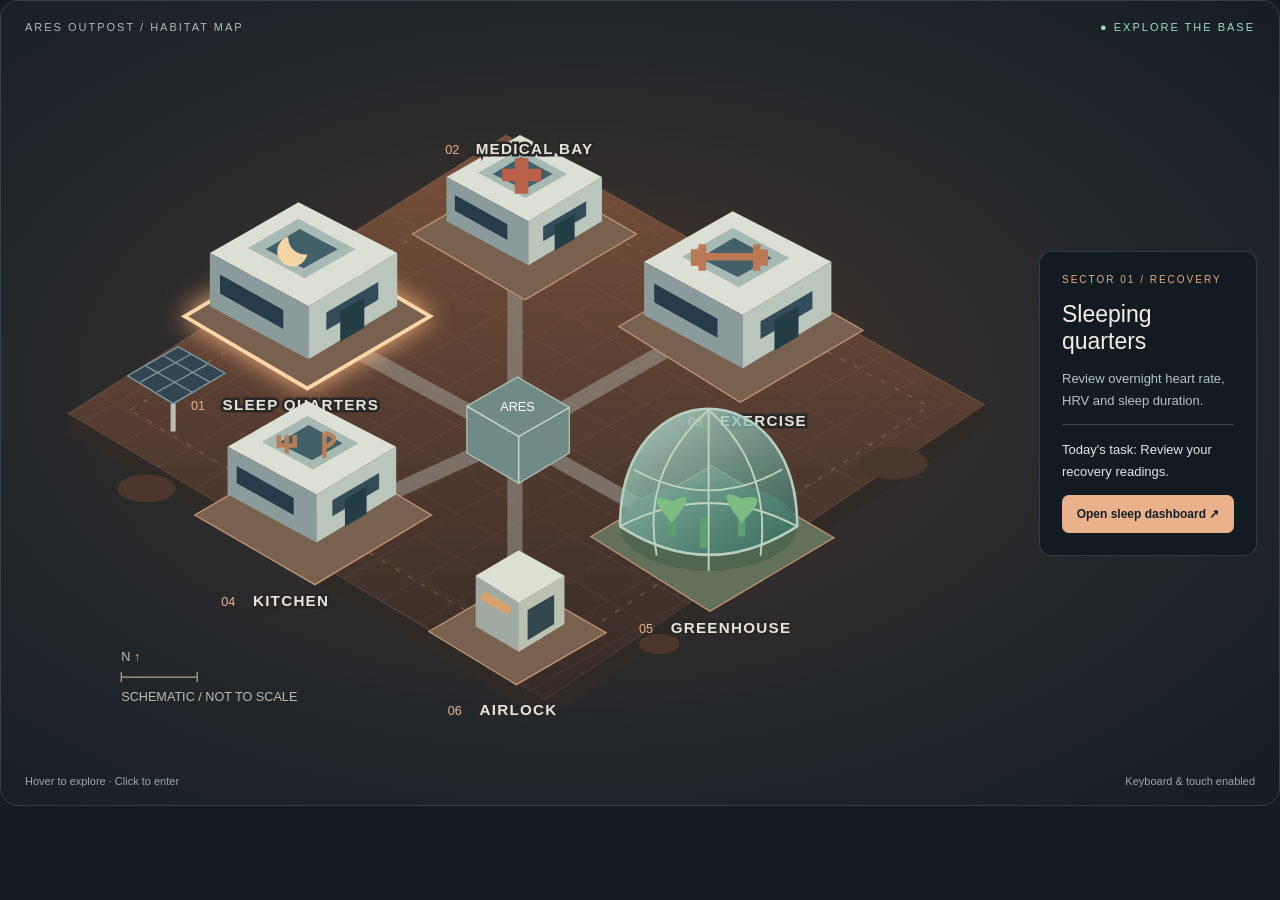
<file: astrocyte/frontend/index.html>
<!doctype html>
<html lang="en"><head><meta charset="utf-8"><meta name="viewport" content="width=device-width,initial-scale=1">
<style>
*{box-sizing:border-box}body{margin:0;font-family:Arial,sans-serif;color:#f4efe7;background:#141b22}.shell{border:1px solid #354047;border-radius:18px;overflow:hidden;background:radial-gradient(ellipse at 45% 48%,#49362d 0%,#22272b 60%,#151d25 100%)}.top{display:flex;justify-content:space-between;padding:20px 24px;font-size:11px;letter-spacing:2px;color:#aeb9b9}.live{color:#9edbc2}.layout{display:grid;grid-template-columns:1fr 240px;align-items:center}.scene{min-width:0}svg{width:100%;height:auto;display:block}.zone{cursor:pointer;outline:none}.zone .floor{stroke:#c69772;stroke-width:1;transition:all .2s}.zone:hover .floor,.zone:focus .floor,.zone.selected .floor{stroke:#ffd6a8;stroke-width:3;filter:drop-shadow(0 0 10px #f6b17c)}.zone:hover .structure,.zone:focus .structure{filter:brightness(1.18)}.label{font-size:12px;fill:#e7e3d9;font-weight:600;letter-spacing:1px;paint-order:stroke;stroke:#292727;stroke-width:4}.num{font-size:10px;fill:#eab38e}.corridor{fill:none;stroke:#a5a69d;stroke-width:12;stroke-linejoin:round;opacity:.5}.road{fill:none;stroke:#b59479;stroke-dasharray:4 8;stroke-width:1;opacity:.4}.panel{padding:22px;margin:0 22px 20px 0;border:1px solid #64706d66;background:#111b21e8;border-radius:12px;min-height:255px}.tag{font-size:10px;letter-spacing:2px;color:#e9ab7f}.panel h2{font-size:23px;font-weight:500;margin:16px 0 10px}.panel p{font-size:13px;line-height:1.65;color:#b6c3c5}.panel .task{border-top:1px solid #384549;padding-top:14px;color:#e3e7e2}button{font:inherit;cursor:pointer;color:#142029;background:#eab28b;border:0;border-radius:7px;padding:12px 14px;width:100%;font-size:12px;font-weight:700}button:focus-visible{outline:3px solid white;outline-offset:3px}.foot{padding:0 24px 18px;color:#9ba9ac;font-size:11px;display:flex;justify-content:space-between}.badge{fill:#e3ae87}.small{font-size:10px;fill:#c3b9ab}@media(max-width:650px){.layout{grid-template-columns:1fr}.panel{margin:0 16px 18px;min-height:0}.panel h2{margin:8px 0}.top{font-size:9px;padding:16px}.foot{font-size:10px}.panel p{margin:8px 0}}
</style></head><body>
<div class="shell"><div class="top"><span>ARES OUTPOST / HABITAT MAP</span><span class="live">● EXPLORE THE BASE</span></div><div class="layout"><div class="scene">
<svg viewBox="0 0 820 570" role="img" aria-label="Interactive isometric Mars base. Tab to an area and press Enter to open its health dashboard.">
<defs>
<pattern id="grid" width="60" height="34.64" patternUnits="userSpaceOnUse"><path d="M0 17.32L30 0 60 17.32 30 34.64Z" fill="none" stroke="#d39972" stroke-opacity=".07"/></pattern>
<linearGradient id="land" x2="0" y2="1"><stop stop-color="#77503a"/><stop offset="1" stop-color="#352a27"/></linearGradient>
<linearGradient id="dome" x2=".8" y2="1"><stop stop-color="#c9eee0" stop-opacity=".8"/><stop offset="1" stop-color="#367b72" stop-opacity=".6"/></linearGradient>
<g id="hab"><path d="M-70 0L0-40 78 0 8 42Z" fill="#dce0d4"/><path d="M-70 0V42L8 84V42Z" fill="#8b9a9a"/><path d="M8 42L78 0V42L8 84Z" fill="#bac5bc"/><path d="M-62 17L-12 45V60L-62 32Z" fill="#263c4b"/><path d="M22 47L63 23V37L22 61Z" fill="#324d59"/><path d="M-40-4L0-27 45-3 5 20Z" fill="#a7b9b3"/><path d="M-26-3L1-19 31-3 4 12Z" fill="#42606a"/><path d="M33 70V46L52 35V59Z" fill="#243c43"/></g>
</defs>
<path d="M53 285L399 65 777 278 430 511Z" fill="url(#land)" stroke="#92715b" stroke-opacity=".4"/><path d="M53 285V300L430 527 777 294V278L430 511Z" fill="#302a26"/>
<path d="M53 285L399 65 777 278 430 511Z" fill="url(#grid)"/>
<ellipse cx="115" cy="344" rx="23" ry="11" fill="#4c362c"/><ellipse cx="705" cy="324" rx="27" ry="13" fill="#49372d"/><ellipse cx="520" cy="467" rx="16" ry="8" fill="#4c362c"/>
<path class="road" d="M102 282L400 100 733 279 430 478Z"/>
<path class="corridor" d="M251 219L406 303 555 218M406 303L254 372M406 303L551 384M406 303L406 427M406 303V183"/>
<path d="M368 279L408 256 449 280V316L409 340 368 316Z" fill="#708b87" stroke="#b0c1b4"/><path d="M368 279L409 303 449 280M409 303V340" fill="none" stroke="#d3ded0"/><text x="408" y="283" text-anchor="middle" font-size="10" fill="#fff">ARES</text>
<g class="zone" data-zone="sleep" tabindex="0" role="button" aria-label="Sleeping quarters: review heart rate and sleep">
<path class="floor" d="M145 208L242 151 339 208 242 265Z" fill="#78614f"/><g class="structure" transform="translate(235 158)"><use href="#hab"/><path d="M-8-13a12 12 0 1 0 15 14A13 13 0 0 1-8-13" fill="#f4d6a5"/></g><text class="num" x="150" y="282">01</text><text class="label" x="175" y="282">SLEEP QUARTERS</text></g>
<g class="zone" data-zone="medical" tabindex="0" role="button" aria-label="Medical bay: daily health check">
<path class="floor" d="M325 143L414 92 502 143 414 195Z" fill="#78614f"/><g class="structure" transform="translate(410 98) scale(.83)"><use href="#hab"/><path d="M-5-18H8V-8H20V4H8V16H-5V4H-17V-8H-5Z" fill="#b96249"/></g><text class="num" x="351" y="80">02</text><text class="label" x="375" y="80">MEDICAL BAY</text></g>
<g class="zone" data-zone="exercise" tabindex="0" role="button" aria-label="Exercise area: review activity">
<path class="floor" d="M488 216L581 162 681 219 584 276Z" fill="#78614f"/><g class="structure" transform="translate(578 165)"><use href="#hab"/><path d="M-24-4L19-4M-24-14V7M-30-10V3M19-14V7M25-10V3" stroke="#bb7854" stroke-width="6"/></g><text class="num" x="543" y="295">03</text><text class="label" x="568" y="295">EXERCISE</text></g>
<g class="zone" data-zone="nutrition" tabindex="0" role="button" aria-label="Kitchen: nutrition and hydration">
<path class="floor" d="M153 365L248 310 340 365 248 420Z" fill="#78614f"/><g class="structure" transform="translate(242 311) scale(.9)"><use href="#hab"/><path d="M-18-10V6M-25-10V-1H-11V-10M15-12V10M15-12Q32-8 15 1" fill="none" stroke="#b77f57" stroke-width="4"/></g><text class="num" x="174" y="437">04</text><text class="label" x="199" y="437">KITCHEN</text></g>
<g class="zone" data-zone="wellbeing" tabindex="0" role="button" aria-label="Greenhouse: wellbeing check-in">
<path class="floor" d="M466 382L561 326 658 383 560 441Z" fill="#63715a"/><g class="structure"><ellipse cx="559" cy="374" rx="70" ry="35" fill="#506650"/><path d="M489 374C489 250 629 250 629 374Q559 419 489 374" fill="url(#dome)" stroke="#b7cfc0" stroke-width="2"/><path d="M559 282V409M489 374Q559 337 629 374M500 329Q559 362 617 329M559 282Q505 330 518 397M559 282Q609 326 600 397" fill="none" stroke="#bfd3bb" stroke-width="1.5"/><path d="M530 382V358M555 391V366M585 382V357" stroke="#5e9e72" stroke-width="6"/><path d="M530 371Q505 344 530 354Q553 343 530 371M585 371Q561 340 585 352Q610 346 585 371" fill="#7ebd82"/></g><text class="num" x="504" y="458">05</text><text class="label" x="529" y="458">GREENHOUSE</text></g>
<g class="zone" data-zone="eva" tabindex="0" role="button" aria-label="Airlock: EVA checklist and exposure">
<path class="floor" d="M338 457L407 417 478 458 407 499Z" fill="#78614f"/><g class="structure"><path d="M375 413L409 393 445 413V451L409 473 375 453Z" fill="#a0aaa2"/><path d="M375 413L409 434 445 413 409 393Z" fill="#dce0d3"/><path d="M409 434V473L445 451V413Z" fill="#bac1b0"/><path d="M416 440L437 428V451L416 464Z" fill="#31464d"/><path d="M380 428L402 441" stroke="#d9a16c" stroke-width="7"/></g><text class="num" x="353" y="523">06</text><text class="label" x="378" y="523">AIRLOCK</text></g>
<g transform="translate(100 255)"><path d="M0 0L40-23 77-2 36 22Z" fill="#314652" stroke="#829da5"/><path d="M10 5L50-17M23 13L63-9M14-8L51 13M28-16L65 5" stroke="#81969b" stroke-width="1"/><path d="M36 22V44" stroke="#bbb" stroke-width="4"/></g>
<text class="small" x="95" y="480">N ↑</text><path d="M95 493H155M95 489V497M155 489V497" stroke="#b4a18c"/><text class="small" x="95" y="512">SCHEMATIC / NOT TO SCALE</text>
</svg></div><aside class="panel" aria-live="polite"><div class="tag" id="sector">SECTOR 01 / RECOVERY</div><h2 id="title">Sleeping quarters</h2><p id="description">Review overnight heart rate, HRV and sleep duration.</p><p class="task" id="task">Today's task: review your recovery readings.</p><button id="open">Open sleep dashboard ↗</button></aside></div><div class="foot"><span>Hover to explore · Click to enter</span><span>Keyboard & touch enabled</span></div></div>
<script>
const zones={sleep:['01 / RECOVERY','Sleeping quarters','Review overnight heart rate, HRV and sleep duration.','Review your recovery readings.','sleep'],medical:['02 / HEALTH','Medical bay','Review oxygen saturation and temperature. Record symptoms in your daily check-in.','Complete your daily health check.','health'],exercise:['03 / MOVEMENT','Exercise area','Explore activity minutes and recorded heart-rate trends.','Review your activity session.','activity'],nutrition:['04 / NUTRITION','Kitchen','Review daily fluid and energy intake.','Review your nutrition and hydration log.','nutrition'],wellbeing:['05 / WELLBEING','Greenhouse','Reflect on your mood and stress in a quiet corner of the base.','Complete a wellbeing check-in.','wellbeing'],eva:['06 / EXPLORATION','Airlock','Review recorded EVA duration and radiation exposure.','Complete the pre-EVA checklist.','EVA']};
let selected='sleep';
function select(id){selected=id;const z=zones[id];document.getElementById('sector').textContent='SECTOR '+z[0];document.getElementById('title').textContent=z[1];document.getElementById('description').textContent=z[2];document.getElementById('task').textContent="Today's task: "+z[3];document.getElementById('open').textContent='Open '+z[4]+' dashboard ↗';document.querySelectorAll('.zone').forEach(el=>el.classList.toggle('selected',el.dataset.zone===id));}
function send(type,data={}){window.parent.postMessage({isStreamlitMessage:true,type,...data},'*');}
function openZone(id){select(id);send('streamlit:setComponentValue',{value:{zone:id,event:Date.now()},dataType:'json'});}
document.querySelectorAll('.zone').forEach(el=>{el.addEventListener('mouseenter',()=>select(el.dataset.zone));el.addEventListener('focus',()=>select(el.dataset.zone));el.addEventListener('click',()=>openZone(el.dataset.zone));el.addEventListener('keydown',e=>{if(e.key==='Enter'||e.key===' '){e.preventDefault();openZone(el.dataset.zone)}})});
document.getElementById('open').onclick=()=>openZone(selected);
function resize(){send('streamlit:setFrameHeight',{height:document.documentElement.scrollHeight})}
window.addEventListener('message',e=>{if(e.source!==window.parent)return;if(e.data.type==='streamlit:render')resize()});
new ResizeObserver(resize).observe(document.querySelector('.shell'));
select('sleep');send('streamlit:componentReady',{apiVersion:1});resize();
</script></body></html>
</file>
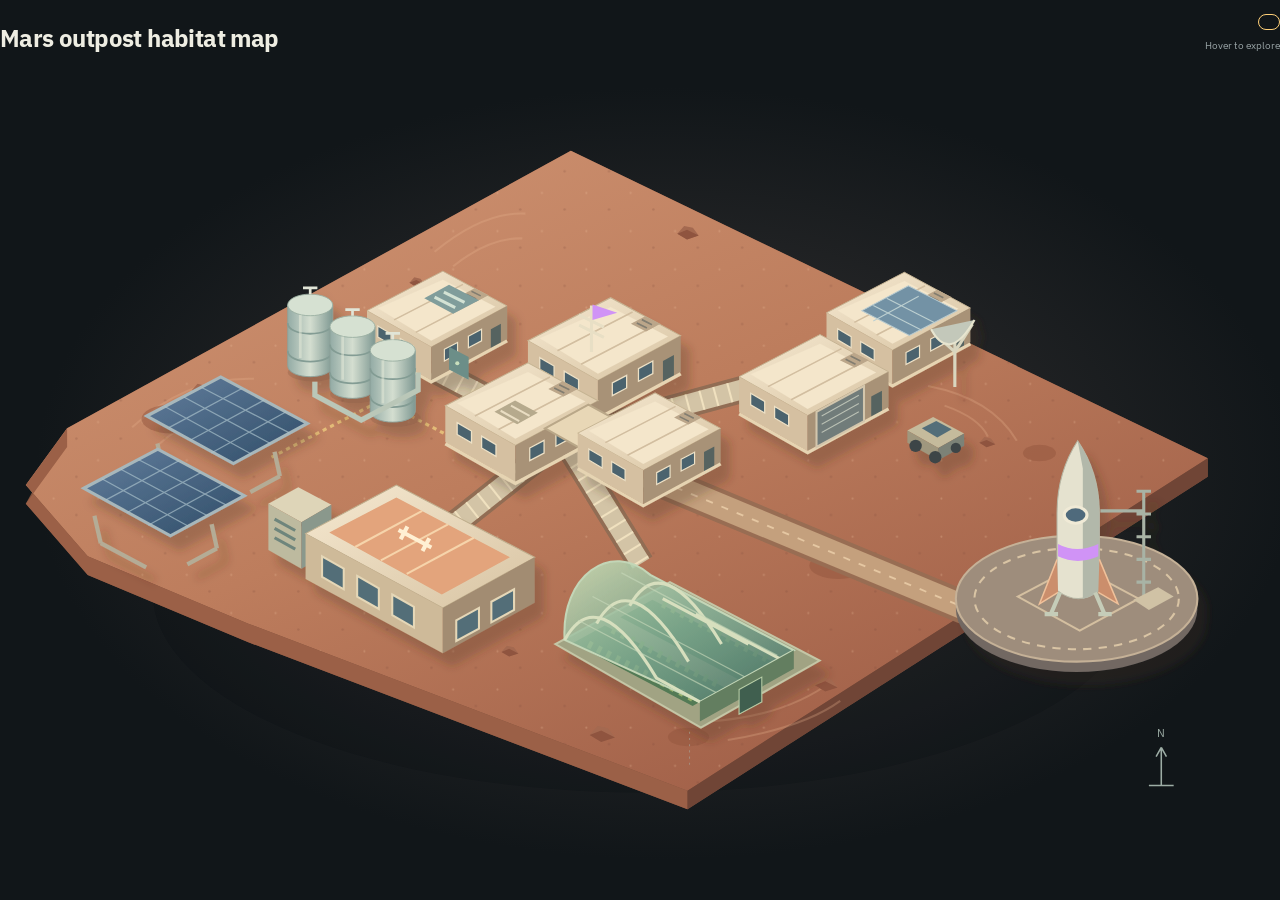
<file: frontend/map/index.html>
<!doctype html>
<html lang="en">
<head>
  <meta charset="utf-8">
  <meta name="viewport" content="width=device-width, initial-scale=1">
  <title>Astrocyte — explore the habitat</title>
  <link rel="stylesheet" href="map.css">
</head>
<body>
<main class="map-shell">
  <header class="map-header">
    <div>
      <h2>Mars outpost habitat map</h2>
    </div>
    <div class="map-header-actions"><span id="task-count" class="task-count"></span><span class="map-instructions" id="map-instructions">Hover to explore</span></div>
  </header>

  <div class="map-layout">
    <div class="scene">
      <svg class="task-connectors" aria-hidden="true"></svg>
      <div id="task-markers" aria-label="Assigned habitat tasks"></div>
      <!-- Original SVG scene. Each data-area matches HABITAT_AREAS in models/areas.py. -->
      <svg class="habitat-scene" viewBox="0 0 1240 790" role="group" aria-labelledby="map-title map-description" xmlns="http://www.w3.org/2000/svg">
        <title id="map-title">Explore the seven spaces of the Mars outpost</title>
        <desc id="map-description">An isometric habitat with living quarters, life support tanks, laboratories and workshops, an exercise module, solar panels and batteries, a greenhouse and a separate lander pad. Tab to a building, then press Enter or Space to highlight it. Select a task notification to open its guide.</desc>
        <defs>
          <linearGradient id="terrain" x1="0" y1="0" x2=".8" y2="1"><stop stop-color="#d19675"/><stop offset=".5" stop-color="#bd7d5d"/><stop offset="1" stop-color="#9c5b45"/></linearGradient>
          <linearGradient id="roof" x1="0" y1="0" x2="1" y2="1"><stop stop-color="#f5e8d0"/><stop offset="1" stop-color="#d8c4a3"/></linearGradient>
          <linearGradient id="glass" x1="0" y1="0" x2="1" y2="1"><stop stop-color="#c6dfb7" stop-opacity=".88"/><stop offset=".5" stop-color="#80ab93" stop-opacity=".8"/><stop offset="1" stop-color="#466e62" stop-opacity=".92"/></linearGradient>
          <linearGradient id="solar" x1="0" y1="0" x2="1" y2="1"><stop stop-color="#617d9c"/><stop offset="1" stop-color="#304d68"/></linearGradient>
          <linearGradient id="tank" x1="0" y1="0" x2="1" y2="0"><stop stop-color="#93aba5"/><stop offset=".5" stop-color="#d4ded0"/><stop offset="1" stop-color="#7e9892"/></linearGradient>
          <pattern id="dust" width="43" height="37" patternUnits="userSpaceOnUse"><circle cx="9" cy="12" r="1" fill="#f1c6a2" opacity=".28"/><circle cx="31" cy="28" r="1.2" fill="#744535" opacity=".22"/></pattern>
          <filter id="structure-shadow" x="-25%" y="-25%" width="160%" height="170%"><feDropShadow dx="9" dy="13" stdDeviation="4" flood-color="#452f28" flood-opacity=".26"/></filter>
          <symbol id="cabin" viewBox="0 0 200 170">
            <path d="m10 65 98-51 83 45-98 53Z" fill="url(#roof)" stroke="#c6b493" stroke-width="1.2"/>
            <path d="m10 65 83 47v43L10 108Z" fill="#d5c0a1"/>
            <path d="m93 112 98-53v43l-98 53Z" fill="#a89277"/>
            <path d="m24 62 84-37 68 35-83 44Z" fill="#f4e6cb"/>
            <path d="m45 77 89-46m-61 62 88-46" stroke="#d2bea0" stroke-width="2"/>
            <path d="m24 85 17 10v14l-17-10Zm29 16 17 10v14l-17-10Zm57 14 17-9v15l-17 9Zm31-17 17-9v15l-17 9Z" fill="#4b646e" stroke="#eee1c6" stroke-width="1.5"/>
            <path d="m170 89 13-7v28l-13 7Z" fill="#566461"/>
            <path d="m10 110 83 47 98-53" fill="none" stroke="#e6d4b2" stroke-width="4"/>
            <path d="m132 45 17-9 18 9-17 9Z" fill="#bba68a"/><path d="m139 44 12 6m-6-10 12 6" stroke="#827d70" stroke-width="2"/>
          </symbol>
          <symbol id="water-tank" viewBox="0 0 70 110">
            <ellipse cx="38" cy="99" rx="28" ry="10" fill="#805642" opacity=".3"/>
            <path d="M10 24v67c0 17 50 17 50 0V24Z" fill="url(#tank)" stroke="#8da29a"/>
            <ellipse cx="35" cy="24" rx="25" ry="12" fill="#d6e1d2" stroke="#9aafa2"/>
            <path d="M10 75c0 16 50 16 50 0M10 44c0 16 50 16 50 0" stroke="#839c94" stroke-width="2" fill="none"/>
            <path d="M35 12V5m-8 0h16" stroke="#e1e5d7" stroke-width="3"/><path d="M24 35v48" stroke="#e9eddb" opacity=".5" stroke-width="3"/>
          </symbol>
          <symbol id="solar-bank" viewBox="0 0 170 130">
            <path d="m18 73 6 26m105-18 5 23M24 99l43 23m67-18-28 15" stroke="#b4ac96" stroke-width="4"/>
            <path d="m8 47 70-37 82 44-70 38Z" fill="url(#solar)" stroke="#a7b7bb" stroke-width="3"/>
            <path d="m25 38 82 45M43 29l82 44M60 20l83 43M29 58l69-37M49 70l70-38M69 82l71-39" stroke="#aec5ce" stroke-opacity=".65" stroke-width="1.2"/>
          </symbol>
          <symbol id="stone" viewBox="0 0 24 17"><path d="m1 10 7-8 9 2 6 8-12 4Z" fill="#a46950"/><path d="m1 10 10-4 12 6-12 4Z" fill="#8f543f"/></symbol>
        </defs>

        <!-- Terrain and utility links stay behind the interactive structures. -->
        <ellipse cx="625" cy="511" rx="477" ry="193" fill="#090d10" opacity=".2"/>
        <path d="M65 351 553 82 1170 380v18L666 720 240 558 85 493 25 424Z" fill="#80513d"/>
        <path d="M65 351 553 82 1170 380 666 702 240 540 85 475 25 406Z" fill="url(#terrain)"/>
        <path d="M65 351 553 82 1170 380 666 702 240 540 85 475 25 406Z" fill="url(#dust)"/>
        <path d="M65 351 25 406 85 475 240 540 666 702v18L240 558 85 493 25 424 65 369Z" fill="#9b6047"/><path d="m666 702 504-322v18L666 720Z" fill="#704536"/>
        <g class="contours" fill="none">
          <path d="M128 350q53-49 118-47m-94 65q45-39 90-37M421 180q47-39 88-37m-70 51q35-28 67-27M899 310q62 12 86 53m-70-34q34 12 42 30M684 635q75-4 122-39m-101 57q73-12 109-38"/>
        </g>
        <g fill="#93573f" opacity=".5"><ellipse cx="166" cy="342" rx="29" ry="14"/><ellipse cx="812" cy="484" rx="28" ry="13"/><ellipse cx="667" cy="650" rx="20" ry="9"/><ellipse cx="1007" cy="375" rx="16" ry="8"/></g>
        <g class="rock-field"><use href="#stone" x="185" y="306" width="19" height="14"/><use href="#stone" x="396" y="203" width="16" height="12"/><use href="#stone" x="655" y="153" width="23" height="16"/><use href="#stone" x="948" y="358" width="17" height="12"/><use href="#stone" x="788" y="590" width="25" height="17"/><use href="#stone" x="485" y="560" width="18" height="13"/><use href="#stone" x="570" y="637" width="27" height="19"/><use href="#stone" x="281" y="438" width="14" height="10"/></g>
        <path class="service-road-shadow" d="m625 396 310 129"/>
        <path class="service-road" d="m625 396 310 129"/>
        <path class="service-road-centre" d="m625 396 310 129"/>
        <path class="tunnel-shadow" d="m420 294 126 66 226-61M546 360l-107 85M546 360l75 122"/>
        <path class="tunnel" d="m420 294 126 66 226-61M546 360l-107 85M546 360l75 122"/>
        <path class="tunnel-ribs" d="m420 294 126 66 226-61M546 360l-107 85M546 360l75 122"/>
        <path class="power-conduit" d="m263 379 106-55 67 35 110 1"/>

        <!-- 02: utility module, air/water tanks and external piping. -->
        <g class="building" data-area="life_support" tabindex="0" role="button" transform="translate(268 163)">
          <path class="selection-pad" d="m-12 142 124-65 133 69-126 70Z"/>
          <g class="structure" filter="url(#structure-shadow)">
            <use href="#cabin" x="80" y="25" width="150" height="128"/>
            <path d="m143 62 24-13 29 15-25 13Z" fill="#809d9b"/><path d="m153 61 20 10m-11-15 20 10" stroke="#d3e2d4" stroke-width="3"/>
            <use href="#water-tank" x="2" y="47" width="61" height="97"/>
            <use href="#water-tank" x="43" y="68" width="61" height="97"/>
            <use href="#water-tank" x="82" y="91" width="61" height="97"/>
            <path d="M37 143v13l45 24 55-29v-17" fill="none" stroke="#bac7b8" stroke-width="5"/>
            <path d="m167 109 19 10v22l-19-10Z" fill="#6c8e88"/><circle cx="175" cy="125" r="2" fill="#c9dfbd"/>
          </g>
          <g class="label" transform="translate(61 -13)"><text class="label-code" x="-11" y="0"/><text class="label-name" x="9" y="0"/></g>
        </g>

        <!-- 03: separate laboratory and workshop, a dish and a small rover. -->
        <g class="building" data-area="science" tabindex="0" role="button" transform="translate(708 188)">
          <circle class="task-anchor" cx="160" cy="48" r="0"/>
          <path class="selection-pad" d="m-15 153 133-72 146 76-132 76Z"/>
          <g class="structure" filter="url(#structure-shadow)">
            <use href="#cabin" x="85" y="1" width="154" height="131"/>
            <path d="m127 49 45-24 47 24-46 24Z" fill="#7392a5" stroke="#b8cbd0"/>
            <path d="m138 44 47 24m-34-31 47 24m-60-2 44-24" stroke="#bdd0d1" stroke-width="1"/>
            <use href="#cabin" x="0" y="61" width="160" height="136"/>
            <path d="m83 147 46-25v34l-46 25Z" fill="#717b7a" stroke="#d3c6ac" stroke-width="2"/><path d="m88 151 36-20m-36 28 36-20m-36 28 36-20" stroke="#bac1b4"/>
            <path d="M217 123V76m0 13-20-18m20 18 17-27" stroke="#d9d6bf" stroke-width="3"/><path d="M194 67q18 33 42-9" fill="#c3c8ba" stroke="#e7e5cf" stroke-width="2"/>
            <g transform="translate(171 162)"><path d="m0 3 25-13 30 16-25 14Z" fill="#c5bb9c"/><path d="m0 3 30 17v12L0 15Z" fill="#9f977e"/><path d="m30 20 25-14v12L30 32Z" fill="#7c8277"/><path d="m14 1 14-7 15 8-14 8Z" fill="#536e79"/><circle cx="8" cy="18" r="6" fill="#3d4547"/><circle cx="27" cy="29" r="6" fill="#3d4547"/><circle cx="47" cy="20" r="5" fill="#3d4547"/></g>
          </g>
          <g class="label" transform="translate(114 -18)"><text class="label-code" x="-11" y="0"/><text class="label-name" x="9" y="0"/></g>
        </g>

        <!-- 01: a larger, three-module crew hub with a communications mast. -->
        <g class="building" data-area="living" tabindex="0" role="button" transform="translate(425 225)">
          <circle class="task-anchor" cx="150" cy="45" r="0"/>
          <path class="selection-pad" d="m-9 166 144-77 156 82-146 81Z"/>
          <g class="structure" filter="url(#structure-shadow)">
            <use href="#cabin" x="78" y="-12" width="164" height="139"/>
            <use href="#cabin" x="-2" y="51" width="164" height="139"/>
            <path d="m103 126 42-23 62 34-42 24Z" fill="#e8d7b6" stroke="#b9a788" stroke-width="2"/>
            <use href="#cabin" x="127" y="81" width="153" height="130"/>
            <path d="M148 52V7m-12 9 24 12m-24-2 24 12" stroke="#e8dfc5" stroke-width="3"/>
            <path d="m149 6 24 8-24 7Z" class="accent-fill"/>
            <path d="m54 110 20-11 22 12-20 11Z" fill="#b6aa8d"/><path d="m60 109 18 10m-8-15 18 10" stroke="#e9ddc2" stroke-width="2"/>
          </g>
          <g class="label label-on-ground" transform="translate(131 -31)"><text class="label-code" x="-11" y="0"/><text class="label-name" x="9" y="0"/></g>
        </g>

        <!-- 05: two solar banks and a battery cabinet, outside the pressure network. -->
        <g class="building" data-area="power" tabindex="0" role="button" transform="translate(80 290)">
          <path class="selection-pad" d="m-1 137 117-63 144 76-118 67Z"/>
          <g class="structure" filter="url(#structure-shadow)">
            <use href="#solar-bank" x="54" y="1" width="174" height="133"/>
            <use href="#solar-bank" x="-7" y="71" width="174" height="133"/>
            <path d="m180 134 29-16 32 17-29 17Z" fill="#ded5b8"/><path d="m180 134 32 18v45l-32-18Z" fill="#bdba9f"/><path d="m212 152 29-17v45l-29 17Z" fill="#8a988c"/>
            <path d="m186 149 20 11m-20-2 20 11m-20-2 20 11" stroke="#6e857c" stroke-width="3"/>
            <circle cx="224" cy="162" r="2.5" fill="#c7dfac"/>
          </g>
          <g class="label" transform="translate(36 224)"><text class="label-code" x="-11" y="0"/><text class="label-name" x="9" y="0"/></g>
        </g>

        <!-- 04: a longer training module, with panoramic windows and a roof marker. -->
        <g class="building" data-area="exercise" tabindex="0" role="button" transform="translate(292 384)">
          <circle class="task-anchor" cx="110" cy="74" r="0"/>
          <path class="selection-pad" d="m-10 132 105-56 149 79-106 60Z"/>
          <g class="structure" filter="url(#structure-shadow)">
            <path d="m4 69 88-47 134 70-89 49Z" fill="url(#roof)" stroke="#bfae8d"/>
            <path d="m4 69 133 72v44L4 113Z" fill="#ceba99"/><path d="m137 141 89-49v44l-89 49Z" fill="#a28c72"/>
            <path d="m27 68 65-34 110 58-66 36Z" fill="#e3a47b"/>
            <path d="m52 82 65-35m-40 48 65-35m-40 48 65-35" stroke="#f6d4ab" stroke-width="2"/>
            <path d="m20 91 21 12v20l-21-12Zm34 19 21 12v20l-21-12Zm34 18 21 12v20l-21-12Zm62 25 22-12v20l-22 12Zm34-18 22-12v20l-22 12Z" fill="#526e78" stroke="#e5d7b7" stroke-width="2"/>
            <g transform="translate(110 74) rotate(28)"><path d="M-18 0h36M-12-7v14M12-7v14" stroke="#fff0d3" stroke-width="4"/></g>
          </g>
          <g class="label" transform="translate(63 219)"><text class="label-code" x="-11" y="0"/><text class="label-name" x="9" y="0"/></g>
        </g>

        <!-- 06: transparent growing halls with visible planted rows. -->
        <g class="building" data-area="greenhouse" tabindex="0" role="button" transform="translate(538 444)">
          <path class="selection-pad" d="m-15 132 130-70 159 82-135 76Z"/>
          <g class="structure" filter="url(#structure-shadow)">
            <path d="m0 116 111-60 145 76-115 65Z" fill="#a1a383" stroke="#c4c6a6" stroke-width="2"/>
            <path d="m17 115 31-17 116 60-31 18Zm46-25 31-17 116 60-31 18Z" fill="#527a55"/>
            <path d="m32 116 106 55m-83-69 106 55m-57-80 102 54" stroke="#94af6b" stroke-width="7" stroke-dasharray="4 6"/>
            <path d="M9 112C5 50 54 15 92 49l139 73-91 50Z" fill="url(#glass)" stroke="#c3d6b7" stroke-width="2"/>
            <path d="M9 112q32-58 89 37l42 23M40 96q32-58 89 37M72 79q32-58 89 37M104 72l83 44M136 87l83 44" fill="none" stroke="#d7dfbe" stroke-width="3"/>
            <path d="m22 93 151 79M36 70l161 85M64 47l151 80" stroke="#c6d8b9" stroke-width="1.2" fill="none" opacity=".65"/>
            <path d="m140 172 91-50v18l-91 51Z" fill="#637e60"/><path d="m178 160 22-12v24l-22 12Z" fill="#405f50" stroke="#bad0a8"/>
          </g>
          <path class="label-leader" d="M130 201v35"/>
          <g class="label" transform="translate(91 260)"><text class="label-code" x="-11" y="0"/><text class="label-name" x="9" y="0"/></g>
        </g>

        <!-- 07: separate apron, crew lander, access gantry and landing legs. -->
        <g class="building" data-area="launch" tabindex="0" role="button" transform="translate(939 406)">
          <ellipse class="selection-pad" cx="104" cy="111" rx="130" ry="72"/>
          <g class="structure" filter="url(#structure-shadow)">
            <ellipse cx="104" cy="120" rx="117" ry="61" fill="#726862"/>
            <ellipse cx="104" cy="110" rx="117" ry="61" fill="#9e8d7c" stroke="#c5b197" stroke-width="2"/>
            <ellipse cx="104" cy="110" rx="99" ry="49" fill="none" stroke="#d9c4a4" stroke-width="2" stroke-dasharray="8 7"/>
            <path d="m47 108 57-30 60 32-57 31Z" fill="none" stroke="#d4bfa0" stroke-width="2"/>
            <path d="M85 27Q85-12 105-43q21 31 21 70v75q-20 16-41 0Z" fill="#e5e2cf" stroke="#b6b7a5"/>
            <path d="M105-43q21 31 21 70v75q-8 7-16 8V-16Z" fill="#b2b8aa"/>
            <path d="M85 72 68 115l18-11m40-32 18 43-19-11" fill="#cb8e6c" stroke="#f0c19a" stroke-width="1.5"/>
            <ellipse cx="103" cy="29" rx="11" ry="8" fill="#4f6b7b" stroke="#f0ead6" stroke-width="3"/>
            <path d="M86 57q18 10 39 0v12q-20 9-39 0Z" class="accent-fill"/>
            <path d="m88 104-9 21m43-21 9 21m-58 0h13m39 0h13" stroke="#c5ccb8" stroke-width="4"/>
            <path d="M169 112V6m-7 0h14m-14 22h14m-14 22h14m-14 22h14m-14 22h14M127 25h42" stroke="#a8b3a5" stroke-width="3"/>
            <path d="m159 111 24-12 15 9-24 13Z" fill="#d0c2a5"/>
          </g>
          <g class="label" transform="translate(67 206)"><text class="label-code" x="-11" y="0"/><text class="label-name" x="9" y="0"/></g>
        </g>

        <g class="compass" transform="translate(1125 670)"><path d="M0 27V-10m0 0-5 9m5-9 5 9M-12 27h24"/><text x="0" y="-20">N</text></g>
      </svg>
    </div>

  </div>
</main>
<script src="map.js"></script>
</body>
</html>
</file>
<file: frontend/map/map.css>
@import url('https://fonts.googleapis.com/css2?family=IBM+Plex+Sans:wght@300;400;500;600;700&display=swap');

/* Main accent is passed from .streamlit/config.toml. Illustration colours stay here. */
:root {
  background: #111619;
  --panel: #1b2327;
  --text: #eeede2;
  --muted: #a6b0b0;
  --accent: #d093f6;
  --accent-soft: rgba(208, 147, 246, .12);
  --task-due: #ffd078;
  --task-urgent: #ff706b;
  color-scheme: dark;
  font-family: "IBM Plex Sans", Arial, sans-serif;
}
* {
  box-sizing: border-box;
}
html,
body {
  background: transparent;
}
body {
  margin: 0;
  color: var(--text);
}
button {
  font: inherit;
}
.map-shell {
  border: none;
  border-radius: 0;
  background: transparent;
  overflow: visible;
}
.map-header {
  display: flex;
  align-items: flex-end;
  justify-content: space-between;
  gap: 24px;
  padding: 26px 28px 0;
}
.eyebrow {
  font-size: 9px;
  font-weight: 500;
  letter-spacing: 1.8px;
  color: var(--accent);
}
.map-header h2 {
  margin: 10px 0 8px;
  font-size: 23px;
  font-weight: 500;
  letter-spacing: -.6px;
}
.map-header p {
  margin: 0;
  color: var(--muted);
  font-size: 12px;
  line-height: 1.7;
}
.map-instructions {
  flex: none;
  padding-bottom: 3px;
  color: #9ba6a8;
  font-size: 10px;
  line-height: 1.8;
}
.map-instructions span {
  color: #695c77;
  margin: 0 6px;
}
.map-layout {
  display: block;
  gap: 8px;
  align-items: center;
  padding: 16px 24px 24px 8px;
}
.scene {
  position: relative;
  min-width: 0;
  background: radial-gradient(ellipse at 52% 50%, #363333 0, transparent 67%);
}
.map-header {padding:12px 0 0;gap:12px;}
.map-header h2 {font-size:24px;font-weight:700;margin-bottom:4px;}
.map-layout {padding:8px 0 12px;}
.map-header-actions {display:flex;flex-direction:column;align-items:flex-end;gap:7px;flex:none;}
.task-count {border:1px solid currentColor;border-radius:8px;padding:7px 10px;color:var(--task-due);font-size:11px;white-space:nowrap;}
.task-count.urgent {color:var(--task-urgent);}.task-count.clear {color:#72d7aa;}
.task-marker {position:absolute;z-index:2;text-align:left;display:flex;flex-direction:column;gap:4px;border:none;border-left:3px solid var(--task-due);border-radius:8px;background:#141b1ff5;padding:11px 14px;color:#f2f1eb;box-shadow:0 8px 24px #0004;cursor:pointer;max-width:32%;}
.task-marker strong {font-size:12px;}.task-marker span {font-size:10px;color:#c5cdce;}.task-marker small {display:inline-flex;align-self:flex-start;margin-top:2px;padding:3px 6px;border-radius:4px;background:#ffd07818;font-size:9px;line-height:1.2;font-weight:600;color:var(--task-due);}
.task-connectors {position:absolute;inset:0;width:100%;height:100%;z-index:1;pointer-events:none;overflow:visible;}
.task-connector {fill:none;stroke:var(--task-due);stroke-width:1.5;stroke-linejoin:round;}
.task-endpoint {fill:var(--task-due);stroke:#1b2327;stroke-width:1.5;}
.task-connector.urgent {stroke:var(--task-urgent);}.task-endpoint.urgent {fill:var(--task-urgent);}
.task-exercise {max-width:28%;}
.task-marker:hover {background:#1d272d;}
.task-marker:focus-visible {outline:3px solid white;outline-offset:3px;}
.task-marker.urgent {border-left-color:var(--task-urgent);}.task-marker.urgent small {color:var(--task-urgent);background:#ff706b18;}
.task-living {left:38%;top:6%;}.task-science {right:1%;top:7%;}.task-exercise {left:1%;top:69%;}
.building.has-task .selection-pad {stroke:var(--accent);stroke-width:2;stroke-opacity:.9;fill-opacity:.12;}
@media(max-width:600px) {.task-marker{padding:7px 8px;max-width:36%;border-radius:8px;}.task-marker strong{font-size:10px;}.task-marker span{display:none;}.task-marker small{font-size:9px;}.task-count{font-size:10px;}.task-living{left:24%;top:0;}.task-science{top:9%;}.task-exercise{top:70%;}.map-header h2{font-size:20px;}}
.habitat-scene {
  display: block;
  width: 100%;
  overflow: visible;
}
.contours {
  stroke: #e4b18c;
  stroke-width: 2;
  opacity: .3;
}
.service-road-shadow {
  fill: none;
  stroke: #986d53;
  stroke-width: 32;
}
.service-road {
  fill: none;
  stroke: #c4a07d;
  stroke-width: 24;
}
.service-road-centre {
  fill: none;
  stroke: #e5c7a2;
  stroke-width: 1.8;
  stroke-dasharray: 7 9;
}
.tunnel-shadow {
  fill: none;
  stroke: #916d54;
  stroke-width: 26;
  stroke-linejoin: round;
}
.tunnel {
  fill: none;
  stroke: #d3c4a6;
  stroke-width: 19;
  stroke-linejoin: round;
}
.tunnel-ribs {
  fill: none;
  stroke: #f0e1bf;
  stroke-width: 19;
  stroke-dasharray: 2 12;
}
.power-conduit {
  fill: none;
  stroke: #e4bc78;
  stroke-width: 3;
  stroke-dasharray: 4 4;
}
.building {
  cursor: pointer;
  outline: none;
  -webkit-tap-highlight-color: transparent;
}
.selection-pad {
  fill: var(--accent);
  fill-opacity: 0;
  stroke: var(--accent);
  stroke-width: 2;
  stroke-opacity: 0;
  transition: fill-opacity .18s, stroke-opacity .18s;
}
.structure {
  transform: translateY(0);
  transition: transform .18s ease;
}
.building:hover .selection-pad, .building.selected .selection-pad, .building:focus .selection-pad {
  fill-opacity: .12;
  stroke-opacity: .9;
}
.building:hover .structure, .building:focus-visible .structure {
  transform: translateY(-3px);
}
.building:focus-visible .selection-pad {
  stroke-width: 3;
  stroke-dasharray: 6 4;
}
.accent-fill {
  fill: var(--accent);
}
.label {
  pointer-events: none;
}
.label-name {
  fill: #e1e1d6;
  font-size: 16px;
  font-weight: 500;
  letter-spacing: .1px;
  stroke: none;
}
.label-code {
  text-anchor: end;
  fill: #b7a1c5;
  font-size: 11px;
  letter-spacing: .7px;
}
.label-on-ground .label-name {
  fill: #342720;
}
.label-on-ground .label-code {
  fill: #5d3d57;
}
.label-leader {
  fill: none;
  stroke: #a79c90;
  stroke-width: 1;
  stroke-dasharray: 2 4;
  opacity: .7;
}
.building.selected .label-name, .building:focus .label-name {
  fill: var(--accent);
}
.building.selected .label-on-ground .label-name, .building:focus .label-on-ground .label-name {
  fill: #422450;
}
.compass {
  fill: #9dada5;
  font-size: 11px;
}
.compass path {
  stroke: #9dada5;
  stroke-width: 1.5;
  fill: none;
}
.compass text {
  text-anchor: middle;
}
.scene-key {
  display: flex;
  align-items: center;
  gap: 19px;
  flex-wrap: wrap;
  padding: 0 20px 8px;
  font-size: 9px;
  color: #9fa8a8;
}
.scene-key > span {
  display: flex;
  align-items: center;
  gap: 7px;
}
.scene-key i {
  display: block;
  width: 15px;
  height: 3px;
}
.key-tunnel {
  background: #d3c4a6;
}
.key-service {
  background: #c4a07d;
}
.scene-key .key-power {
  height: 0;
  border-top: 2px dashed #e4bc78;
}
.scene-key .schematic-note {
  margin-left: auto;
  color: #7c8b8e;
}











button:focus-visible {
  outline: 2px solid var(--accent);
  outline-offset: 3px;
}









@media (max-width: 1000px) {
  .map-header {
    align-items: flex-start;
  }
  .map-instructions {
    max-width: 130px;
    text-align: right;
  }
  .map-layout {
    gap: 0;
    padding-right: 20px;
    padding-left: 0;
  }


  .scene-key {
    gap: 12px;
  }
  .scene-key .schematic-note {
    width: 100%;
    margin-left: 0;
  }
}
@media (max-width: 760px) {
  .map-header {
    padding: 20px 18px 0;
    flex-direction: column;
    gap: 10px;
  }
  .map-header h2 {
    font-size: 21px;
  }
  .map-instructions {
    text-align: left;
    max-width: none;
  }
  .map-layout {
    display: block;
    padding: 2px 16px 18px;
  }
  .scene {
    margin: 0 -12px;
  }









  .label {
    display: none;
  }
  .scene-key {
    padding: 0 12px;
    font-size: 8px;
    gap: 13px;
  }
  .scene-key .schematic-note {
    width: auto;
    margin-left: 0;
  }
}
@media (prefers-reduced-motion: reduce) {
  *, *::before, *::after {
    transition: none !important;
  }
}
</file>
